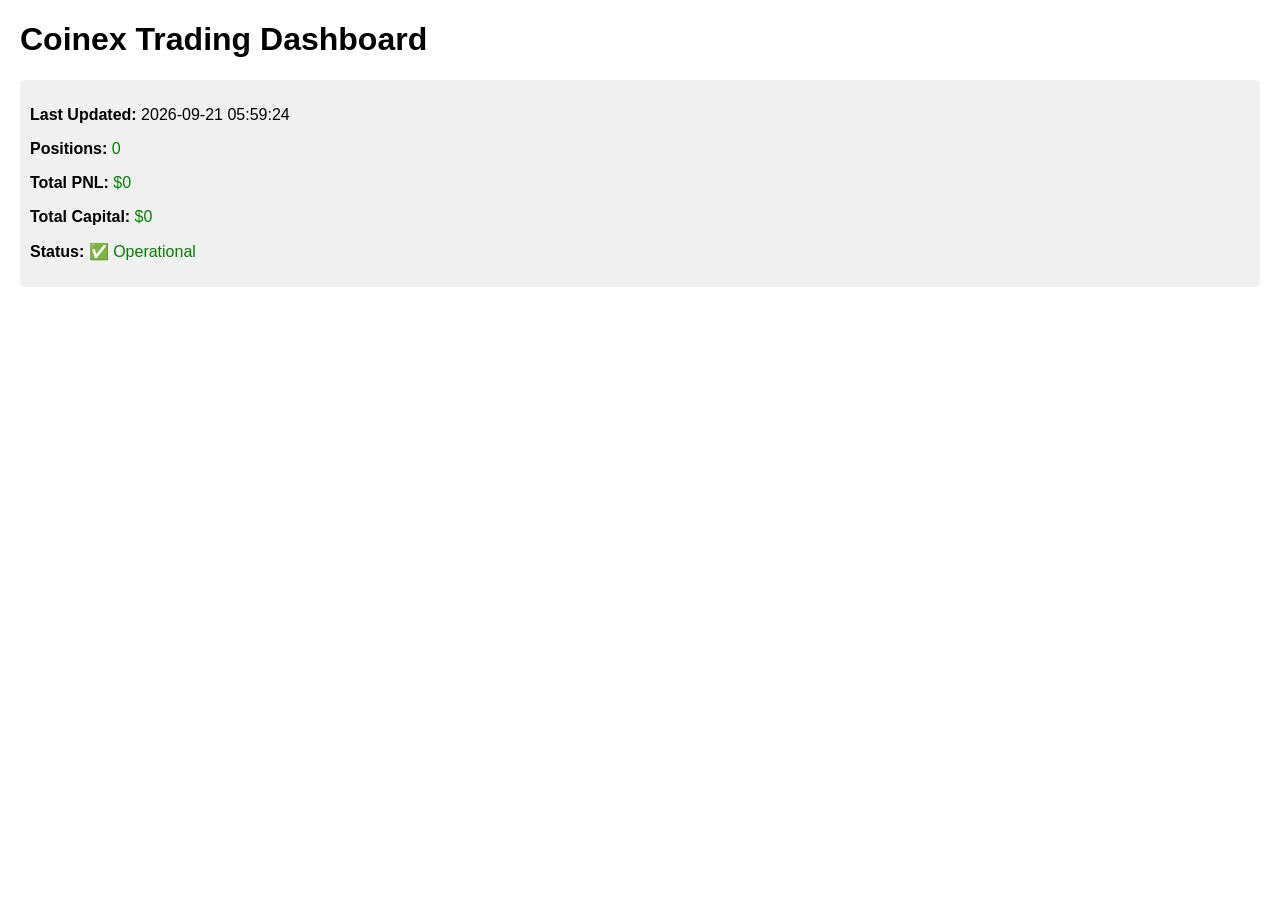
<file: index.html>
<!DOCTYPE html>
<html>
<head>
    <title>Coinex Dashboard</title>
    <style>
        body { font-family: Arial, sans-serif; margin: 20px; }
        .status { padding: 10px; background: #f0f0f0; border-radius: 5px; }
        .ok { color: green; }
        .warning { color: orange; }
        .error { color: red; }
    </style>
</head>
<body>
    <h1>Coinex Trading Dashboard</h1>
    <div class="status">
        <p><strong>Last Updated:</strong> 2026-09-21 05:59:24</p>
        <p><strong>Positions:</strong> <span class="ok">0</span></p>
        <p><strong>Total PNL:</strong> <span class="ok">$0</span></p>
        <p><strong>Total Capital:</strong> <span class="ok">$0</span></p>
        <p><strong>Status:</strong> <span class="ok">✅ Operational</span></p>
    </div>
</body>
</html>
</file>
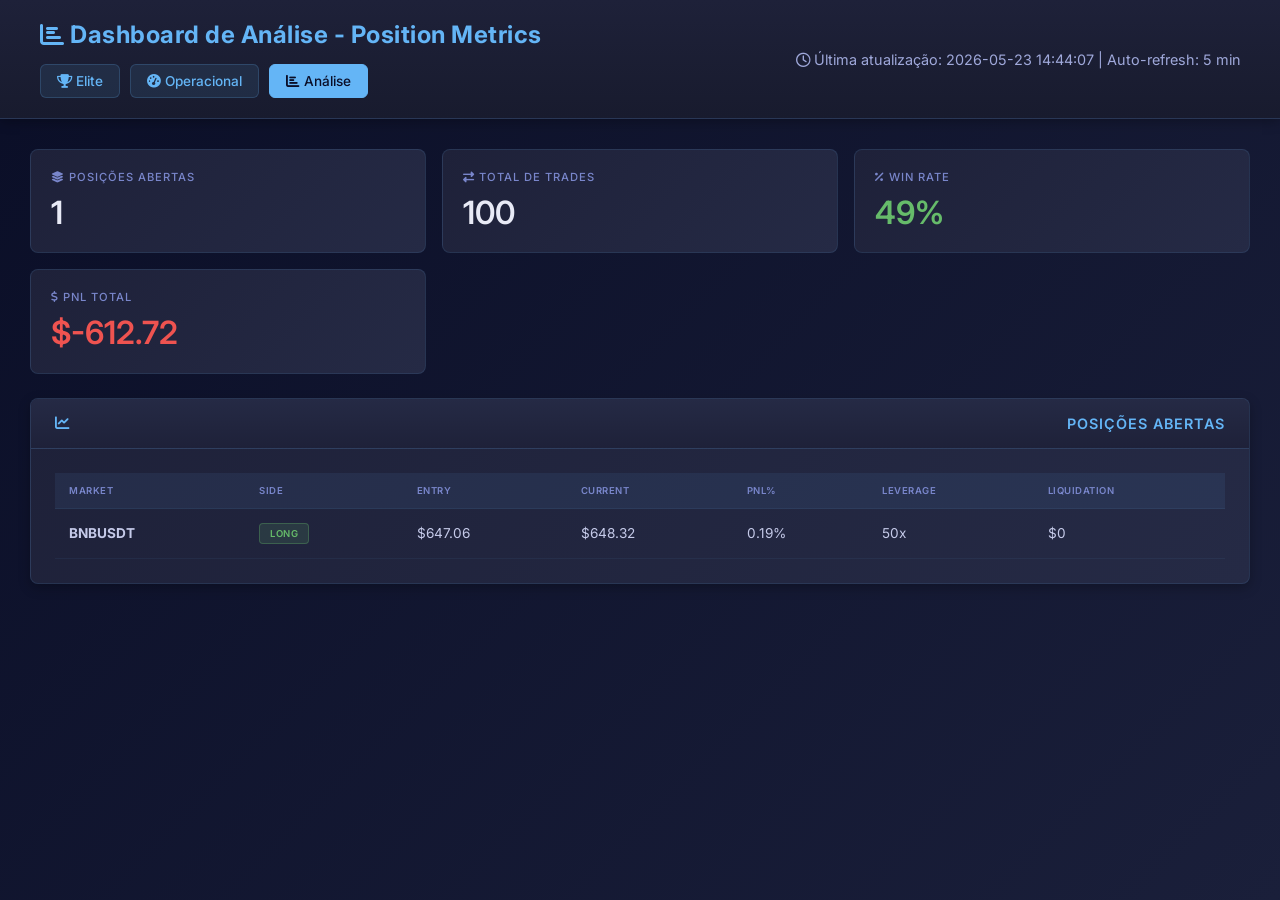
<file: position_metrics.html>
<!DOCTYPE html>
<html lang="pt-BR">
<head>
    <meta charset="UTF-8">
    <meta name="viewport" content="width=device-width, initial-scale=1.0">
    <meta http-equiv="refresh" content="300">
    <title>Dashboard de Análise - Position Metrics</title>
    <link href="https://fonts.googleapis.com/css2?family=Inter:wght@400;500;600;700&display=swap" rel="stylesheet">
    <link rel="stylesheet" href="https://cdnjs.cloudflare.com/ajax/libs/font-awesome/6.4.0/css/all.min.css">
    <link rel="stylesheet" href="shared.css">
</head>
<body>
    <div class="header">
        <div class="header-content">
            <div>
                <div class="logo"><i class="fas fa-chart-bar"></i> Dashboard de Análise - Position Metrics</div>
                <div class="nav-menu">
                    <a href="elite.html"><i class="fas fa-trophy"></i> Elite</a>
                    <a href="index.html"><i class="fas fa-tachometer-alt"></i> Operacional</a>
                    <a href="position_metrics.html" class="active"><i class="fas fa-chart-bar"></i> Análise</a>
                </div>
            </div>
            <div class="timestamp"><i class="far fa-clock"></i> Última atualização: 2026-05-23 14:44:07 | Auto-refresh: 5 min</div>
        </div>
    </div>
    
    <div class="container">
        <div class="metrics-grid">
            <div class="metric-card">
                <div class="label"><i class="fas fa-layer-group"></i> Posições Abertas</div>
                <div class='value'>1</div>
            </div>
            <div class="metric-card">
                <div class="label"><i class="fas fa-exchange-alt"></i> Total de Trades</div>
                <div class='value'>100</div>
            </div>
            <div class="metric-card positive">
                <div class="label"><i class="fas fa-percentage"></i> Win Rate</div>
                <div class='value'>49%</div>
            </div>
            <div class='metric-card negative'>
                <div class="label"><i class="fas fa-dollar-sign"></i> PnL Total</div>
                <div class='value'>$-612.72</div>
            </div>
        </div>
        <div class="panel">
            <div class="panel-header"><i class="fas fa-chart-line"></i> Posições Abertas</div>
            <div class="panel-body">
            <table>
                <thead>
                    <tr>
                        <th>Market</th>
                        <th>Side</th>
                        <th>Entry</th>
                        <th>Current</th>
                        <th>PnL%</th>
                        <th>Leverage</th>
                        <th>Liquidation</th>
                    </tr>
                </thead>
                <tbody>
                    <tr>
                        <td><strong>BNBUSDT</strong></td>
                        <td><span class='badge long'>LONG</span></td>
                        <td>$647.06</td>
                        <td>$648.32</td>
                        <td class='positive'>0.19%</td>
                        <td>50x</td>
                        <td>$0</td>
                    </tr>
                </tbody>
            </table>
            </div>
        </div>
    </div>
</body>
</html>
</file>
<file: shared.css>
/* shared.css - CSS compartilhado entre todos os dashboards */

* { margin: 0; padding: 0; box-sizing: border-box; }

body {
    font-family: 'Inter', -apple-system, BlinkMacSystemFont, 'Segoe UI', sans-serif;
    background: linear-gradient(135deg, #0a0e27 0%, #1a1f3a 100%);
    color: #e8eaf6;
    padding: 0;
    min-height: 100vh;
}

/* Header */
.header {
    background: linear-gradient(180deg, #1e2139 0%, #181b2e 100%);
    border-bottom: 1px solid rgba(100, 181, 246, 0.15);
    padding: 20px 40px;
    box-shadow: 0 2px 12px rgba(0, 0, 0, 0.3);
}

.header-content {
    max-width: 1900px;
    margin: 0 auto;
    display: flex;
    justify-content: space-between;
    align-items: center;
}

.header .logo {
    font-size: 1.5em;
    font-weight: 700;
    color: #64b5f6;
    letter-spacing: 0.5px;
}

.header .timestamp {
    font-size: 0.9em;
    color: #9fa8da;
}

/* Navigation Menu */
.nav-menu {
    display: flex;
    gap: 10px;
    margin-top: 15px;
}

.nav-menu a {
    padding: 8px 16px;
    background: rgba(100, 181, 246, 0.1);
    border: 1px solid rgba(100, 181, 246, 0.2);
    border-radius: 6px;
    color: #64b5f6;
    text-decoration: none;
    font-size: 0.85em;
    font-weight: 500;
    transition: all 0.3s ease;
}

.nav-menu a:hover {
    background: rgba(100, 181, 246, 0.2);
    border-color: rgba(100, 181, 246, 0.4);
    transform: translateY(-2px);
}

.nav-menu a.active {
    background: #64b5f6;
    color: #0a0e27;
    border-color: #64b5f6;
}

/* Container */
.container { 
    max-width: 1900px; 
    margin: 0 auto; 
    padding: 30px; 
}

/* Metrics Grid */
.metrics-grid {
    display: grid;
    grid-template-columns: repeat(6, 1fr);
    gap: 16px;
    margin-bottom: 24px;
}

.metric-card {
    background: linear-gradient(135deg, #1e2139 0%, #252a45 100%);
    border: 1px solid rgba(100, 181, 246, 0.12);
    border-radius: 8px;
    padding: 20px;
    transition: all 0.3s ease;
}

.metric-card:hover {
    border-color: rgba(100, 181, 246, 0.3);
    transform: translateY(-2px);
    box-shadow: 0 4px 16px rgba(0, 0, 0, 0.3);
}

.metric-card .label {
    font-size: 0.7em;
    color: #7986cb;
    text-transform: uppercase;
    letter-spacing: 1px;
    margin-bottom: 10px;
    font-weight: 500;
}

.metric-card .value {
    font-size: 2em;
    font-weight: 600;
    color: #e8eaf6;
    line-height: 1.2;
}

.metric-card.positive .value { color: #66bb6a; }
.metric-card.negative .value { color: #ef5350; }
.metric-card.warning .value { color: #ffa726; }
.metric-card.info .value { color: #42a5f5; }

/* Panel */
.panel {
    background: linear-gradient(135deg, #1e2139 0%, #252a45 100%);
    border: 1px solid rgba(100, 181, 246, 0.12);
    border-radius: 8px;
    margin-bottom: 24px;
    overflow: hidden;
    box-shadow: 0 4px 12px rgba(0, 0, 0, 0.25);
}

.panel-header {
    background: linear-gradient(180deg, #252a45 0%, #1e2139 100%);
    border-bottom: 1px solid rgba(100, 181, 246, 0.15);
    padding: 16px 24px;
    font-size: 0.9em;
    font-weight: 600;
    color: #64b5f6;
    text-transform: uppercase;
    letter-spacing: 1px;
    display: flex;
    justify-content: space-between;
    align-items: center;
}

.panel-body { padding: 24px; }

/* Grid Layouts */
.grid-2 {
    display: grid;
    grid-template-columns: repeat(2, 1fr);
    gap: 24px;
}

.grid-3 {
    display: grid;
    grid-template-columns: repeat(3, 1fr);
    gap: 16px;
}

/* Table */
table {
    width: 100%;
    border-collapse: collapse;
    font-size: 0.85em;
}

th {
    background: rgba(100, 181, 246, 0.08);
    color: #7986cb;
    padding: 12px 14px;
    text-align: left;
    font-weight: 600;
    text-transform: uppercase;
    letter-spacing: 0.5px;
    font-size: 0.7em;
    border-bottom: 1px solid rgba(100, 181, 246, 0.15);
}

td {
    padding: 14px;
    border-bottom: 1px solid rgba(100, 181, 246, 0.06);
    color: #c5cae9;
}

tr:hover { background: rgba(100, 181, 246, 0.04); }

/* Badge */
.badge {
    display: inline-block;
    padding: 4px 10px;
    border-radius: 4px;
    font-size: 0.7em;
    font-weight: 600;
    text-transform: uppercase;
    letter-spacing: 0.5px;
}

.badge.long, .badge.success {
    background: rgba(102, 187, 106, 0.15);
    color: #66bb6a;
    border: 1px solid rgba(102, 187, 106, 0.3);
}

.badge.short, .badge.danger {
    background: rgba(239, 83, 80, 0.15);
    color: #ef5350;
    border: 1px solid rgba(239, 83, 80, 0.3);
}

.badge.warning {
    background: rgba(255, 167, 38, 0.15);
    color: #ffa726;
    border: 1px solid rgba(255, 167, 38, 0.3);
}

.badge.info {
    background: rgba(66, 165, 245, 0.15);
    color: #42a5f5;
    border: 1px solid rgba(66, 165, 245, 0.3);
}

/* Status */
.status-positive { color: #66bb6a; font-weight: 600; }
.status-negative { color: #ef5350; font-weight: 600; }
.status-neutral { color: #9fa8da; font-weight: 600; }
.status-info { color: #42a5f5; font-weight: 600; }

/* Logs */
.logs-container {
    background: #0d1117;
    border-radius: 6px;
    padding: 16px;
    max-height: 400px;
    overflow-y: auto;
    font-family: 'Courier New', monospace;
    font-size: 0.8em;
}

.log-line {
    padding: 6px 10px;
    margin-bottom: 4px;
    border-left: 3px solid transparent;
    border-radius: 3px;
}

.log-normal { color: #9fa8da; border-left-color: #5c6bc0; }
.log-success { color: #66bb6a; border-left-color: #66bb6a; background: rgba(102, 187, 106, 0.05); }
.log-warning { color: #ffa726; border-left-color: #ffa726; background: rgba(255, 167, 38, 0.05); }
.log-error { color: #ef5350; border-left-color: #ef5350; background: rgba(239, 83, 80, 0.05); }
.log-line i { margin-right: 8px; opacity: 0.7; }

/* Responsive */
@media (max-width: 1400px) {
    .metrics-grid { grid-template-columns: repeat(3, 1fr); }
    .grid-2 { grid-template-columns: 1fr; }
}

@media (max-width: 768px) {
    .metrics-grid { grid-template-columns: repeat(2, 1fr); }
    .grid-3 { grid-template-columns: 1fr; }
    .nav-menu { flex-wrap: wrap; }
}
</file>
